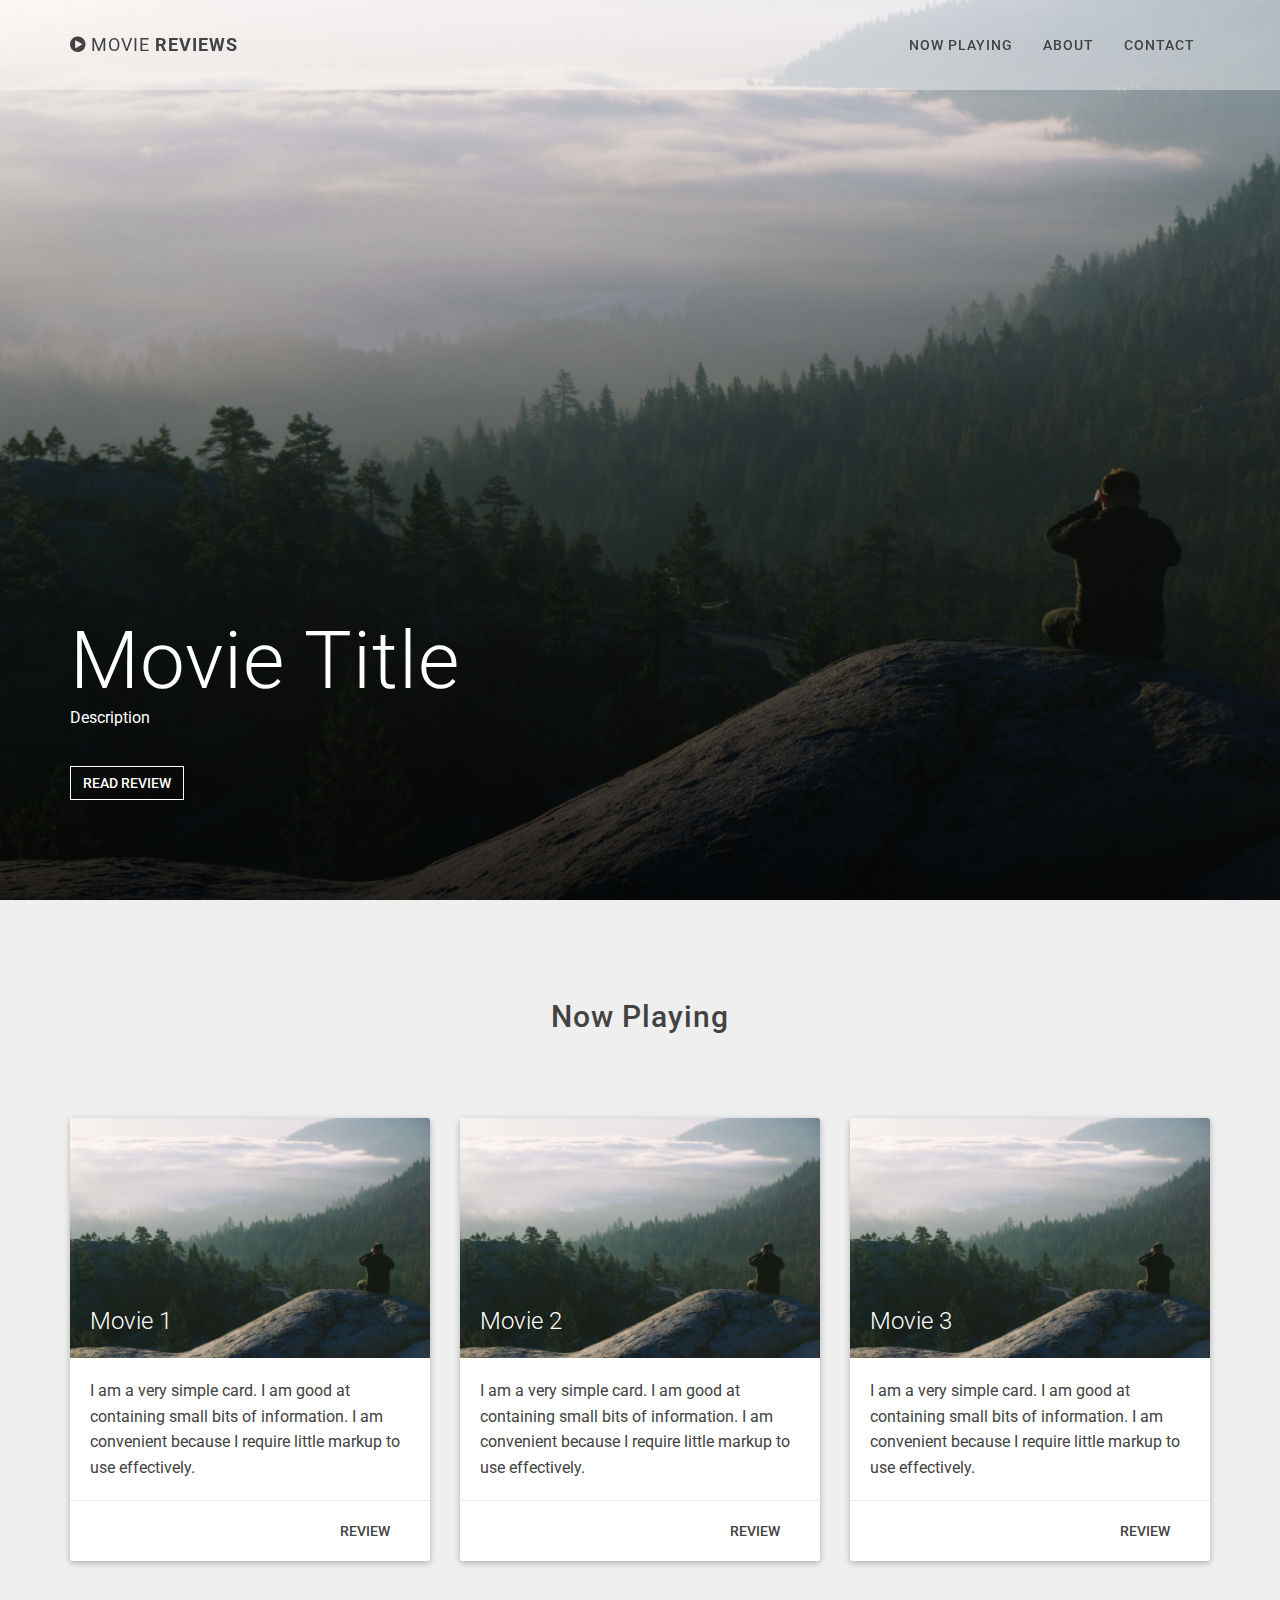
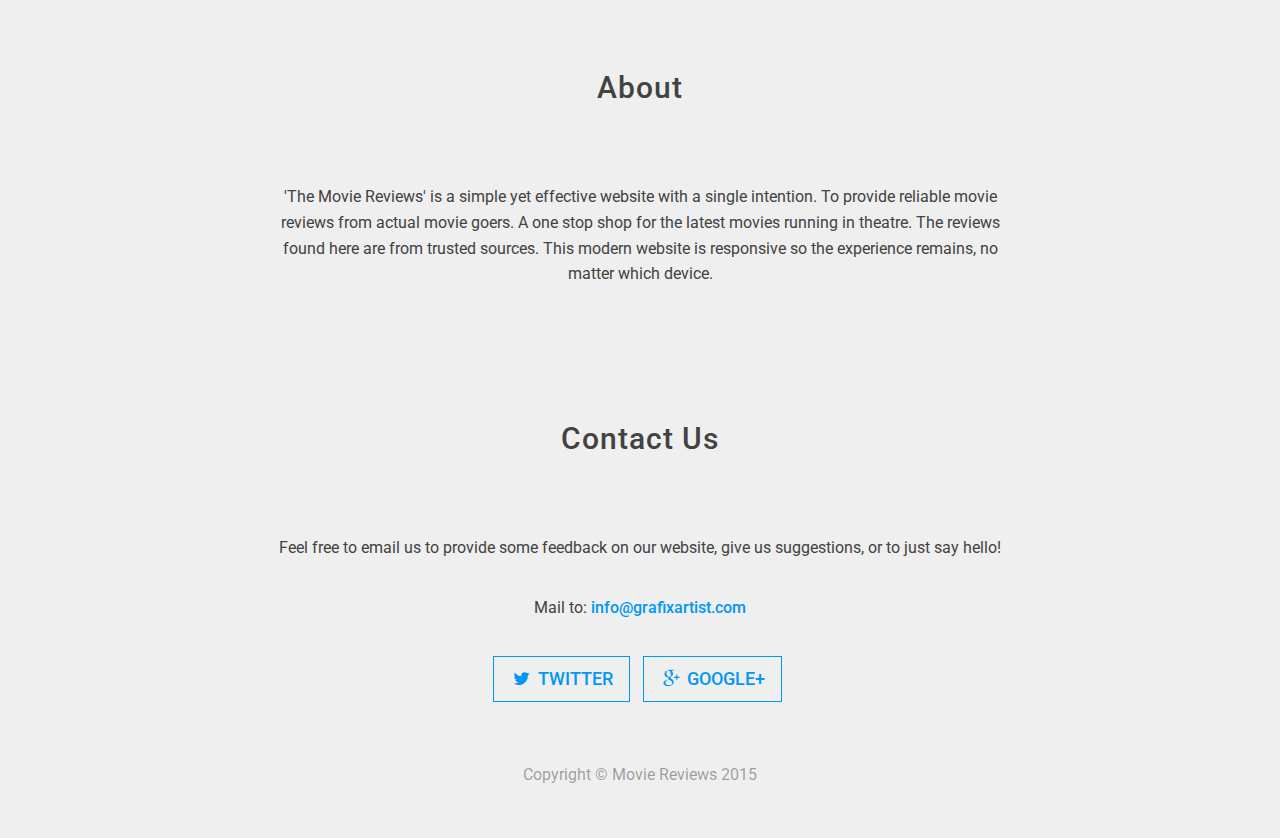
<file: index.html>
<!DOCTYPE html>
<html lang="en">

<head>

    <meta charset="utf-8">
    <meta http-equiv="X-UA-Compatible" content="IE=edge">
    <meta name="viewport" content="width=device-width, initial-scale=1">
    <meta name="description" content="Movie Review">
    <meta name="author" content="Suleiman">

    <title>The Movie Reviews</title>

    <!-- Bootstrap Core CSS -->
    <link href="css/bootstrap.min.css" rel="stylesheet">

    <!-- Custom CSS -->
    <link href="css/theme.css" rel="stylesheet">

    <!-- Custom Fonts -->
    <link href="font-awesome/css/font-awesome.min.css" rel="stylesheet" type="text/css">
<link href='https://fonts.googleapis.com/css?family=Roboto:400,300,500,700' rel='stylesheet' type='text/css'>
    <!-- HTML5 Shim and Respond.js IE8 support of HTML5 elements and media queries -->
    <!-- WARNING: Respond.js doesn't work if you view the page via file:// -->
    <!--[if lt IE 9]>
        <script src="https://oss.maxcdn.com/libs/html5shiv/3.7.0/html5shiv.js"></script>
        <script src="https://oss.maxcdn.com/libs/respond.js/1.4.2/respond.min.js"></script>
    <![endif]-->

</head>

<body id="page-top" data-spy="scroll" data-target=".navbar-fixed-top">

    <!-- Navigation -->
    <nav class="navbar navbar-custom navbar-fixed-top" role="navigation">
        <div class="container">
            <div class="navbar-header">
                <button type="button" class="navbar-toggle" data-toggle="collapse" data-target=".navbar-main-collapse">
                    <i class="fa fa-bars"></i>
                </button>
                <a class="navbar-brand page-scroll" href="#page-top">
                    <i class="fa fa-play-circle"></i>  <span class="light">Movie</span> Reviews
                </a>
            </div>

            <!-- Collect the nav links, forms, and other content for toggling -->
            <div class="collapse navbar-collapse navbar-right navbar-main-collapse">
                <ul class="nav navbar-nav">
                    <!-- Hidden li included to remove active class from about link when scrolled up past about section -->
                    <li class="hidden">
                        <a href="#page-top"></a>
                    </li>

                    <li>
                        <a class="page-scroll" href="#current">Now playing</a>
                    </li>
                    <li>
                        <a class="page-scroll" href="#about">About</a>
                    </li>
                    <li>
                        <a class="page-scroll" href="#contact">Contact</a>
                    </li>
                </ul>
            </div>
            <!-- /.navbar-collapse -->
        </div>
        <!-- /.container -->
    </nav>

    <!-- Intro Header -->
    <header id="header_movie" class="intro">
        <div class="intro-body">
                <div class="row text-left">
                  <div class="container" style="padding: 50px 0 100px 0;">

                    <div class="col-md-8">
                        <h1 id="header_title" class="brand-heading" style="margin: 0">Movie Title</h1>
                        <p id="header_desc">Description</p>
                        <!-- <p class="intro-text"><br></p> -->

                        <!-- Transition this button to review page -->
                        <a href="review.html" class="btn btn-default inverse page-scroll" onclick="goNext('review.html',0); return false">Read Review
                            <!-- <i class="fa fa-angle-double-down animated"></i> -->
                        </a>
                    </div>
                </div>
            </div>
        </div>
    </header>

    <!-- Current Section -->
    <!-- Shows currently running movies (apart from the 1st movie on top) -->
    <section id="current" class="container content-section">
      <div class="row">
        <div class="col-lg-8 col-lg-offset-2 text-center">
          <h2>Now Playing</h2>
        </div>
        <!-- Add spacer for grid columns -->
        <div class="col-lg-4">
          <div class="card">
                    <div class="card-image">
                      <img id="current_img_1" src="img/header.jpg">
                      <span id="current_title_1" class="card-title">Movie 1</span>
                    </div>
                    <div class="card-content">
                      <p id="current_descr_1" style="">I am a very simple card. I am good at containing small bits of information.
                      I am convenient because I require little markup to use effectively.</p>
                    </div>
                    <div class="card-action text-right">
                      <a href="review.html" onclick="goNext('review.html',1); return false">Review</a>
                    </div>
                  </div>
        </div>
        <div class="col-lg-4">
          <div class="card">
                    <div class="card-image">
                      <img id="current_img_2" src="img/header.jpg">
                      <span id="current_title_2" class="card-title">Movie 2</span>
                    </div>
                    <div class="card-content">
                      <p id="current_descr_2">I am a very simple card. I am good at containing small bits of information.
                      I am convenient because I require little markup to use effectively.</p>
                    </div>
                    <div class="card-action text-right">
                      <a href="review.html" onclick="goNext('review.html',2); return false">Review</a>
                    </div>
                  </div>
        </div>
        <div class="col-lg-4">
          <div class="card">
                    <div class="card-image">
                      <img id="current_img_3" src="img/header.jpg">
                      <span id="current_title_3" class="card-title">Movie 3</span>
                    </div>
                    <div class="card-content">
                      <p id="current_descr_3">I am a very simple card. I am good at containing small bits of information.
                      I am convenient because I require little markup to use effectively.</p>
                    </div>
                    <div class="card-action text-right">
                      <a href="review.html" onclick="goNext('review.html',3); return false">Review</a>
                    </div>
                  </div>
        </div>

      </div>
    </section>

    <!-- About Section -->
    <section id="about" class="container content-section text-center">
        <div class="row">
            <div class="col-lg-8 col-lg-offset-2">
                <h2>About</h2>

                <p>
'The Movie Reviews' is a simple yet effective  website with a single intention. To provide reliable movie reviews from actual movie goers. A one stop shop for the latest movies running in theatre. The reviews found here are from trusted sources. This modern website is responsive so the experience remains, no matter which device.
                </p>
               <!--  <p>Grayscale is a free Bootstrap 3 theme created by Start Bootstrap. It can be yours right now, simply download the template on <a href="http://startbootstrap.com/template-overviews/grayscale/">the preview page</a>. The theme is open source, and you can use it for any purpose, personal or commercial.</p>
                <p>This theme features stock photos by <a href="http://gratisography.com/">Gratisography</a> along with a custom Google Maps skin courtesy of <a href="http://snazzymaps.com/">Snazzy Maps</a>.</p>
                <p>Grayscale includes full HTML, CSS, and custom JavaScript files along with LESS files for easy customization.</p> -->
            </div>
        </div>
    </section>

    <!-- Contact Section -->
    <section id="contact" class="container content-section text-center">
        <div class="row">
            <div class="col-lg-8 col-lg-offset-2">
                <h2>Contact Us</h2>
                <p>Feel free to email us to provide some feedback on our website, give us suggestions, or to just say hello!</p>
                <p>Mail to: <a href="mailto:info@grafixartist.com">info@grafixartist.com</a>
                </p>
                <ul class="list-inline banner-social-buttons">
                    <li>
                        <a href="https://twitter.com/Suleiman_194" class="btn btn-default btn-lg"><i class="fa fa-twitter fa-fw"></i> <span class="network-name">Twitter</span></a>
                    </li>
                    <li>
                        <a href="https://plus.google.com/u/0/+SuleimanAliShakir/posts" class="btn btn-default btn-lg"><i class="fa fa-google-plus fa-fw"></i> <span class="network-name">Google+</span></a>
                    </li>
                </ul>
            </div>
        </div>
    </section>


    <!-- Footer -->
    <footer>
        <div class="container text-center">
            <p class="txt-hint">Copyright &copy; Movie Reviews 2015</p>
        </div>
    </footer>


    <!-- jQuery -->
    <script src="js/jquery.js"></script>

    <!-- Bootstrap Core JavaScript -->
    <script src="js/bootstrap.min.js"></script>

    <!-- Plugin JavaScript -->
    <script src="js/jquery.easing.min.js"></script>

    <!-- My Theme JavaScript -->
    <script src="js/theme.js"></script>

    <!-- Movie Database JavaScript -->
    <script type="text/javascript" src="js/themoviedb.min.js"></script>

    <!-- Our custom overrides using Movie Db -->
    <script  type="text/javascript" src="js/mymovie.js"></script>

</body>

</html>
</file>
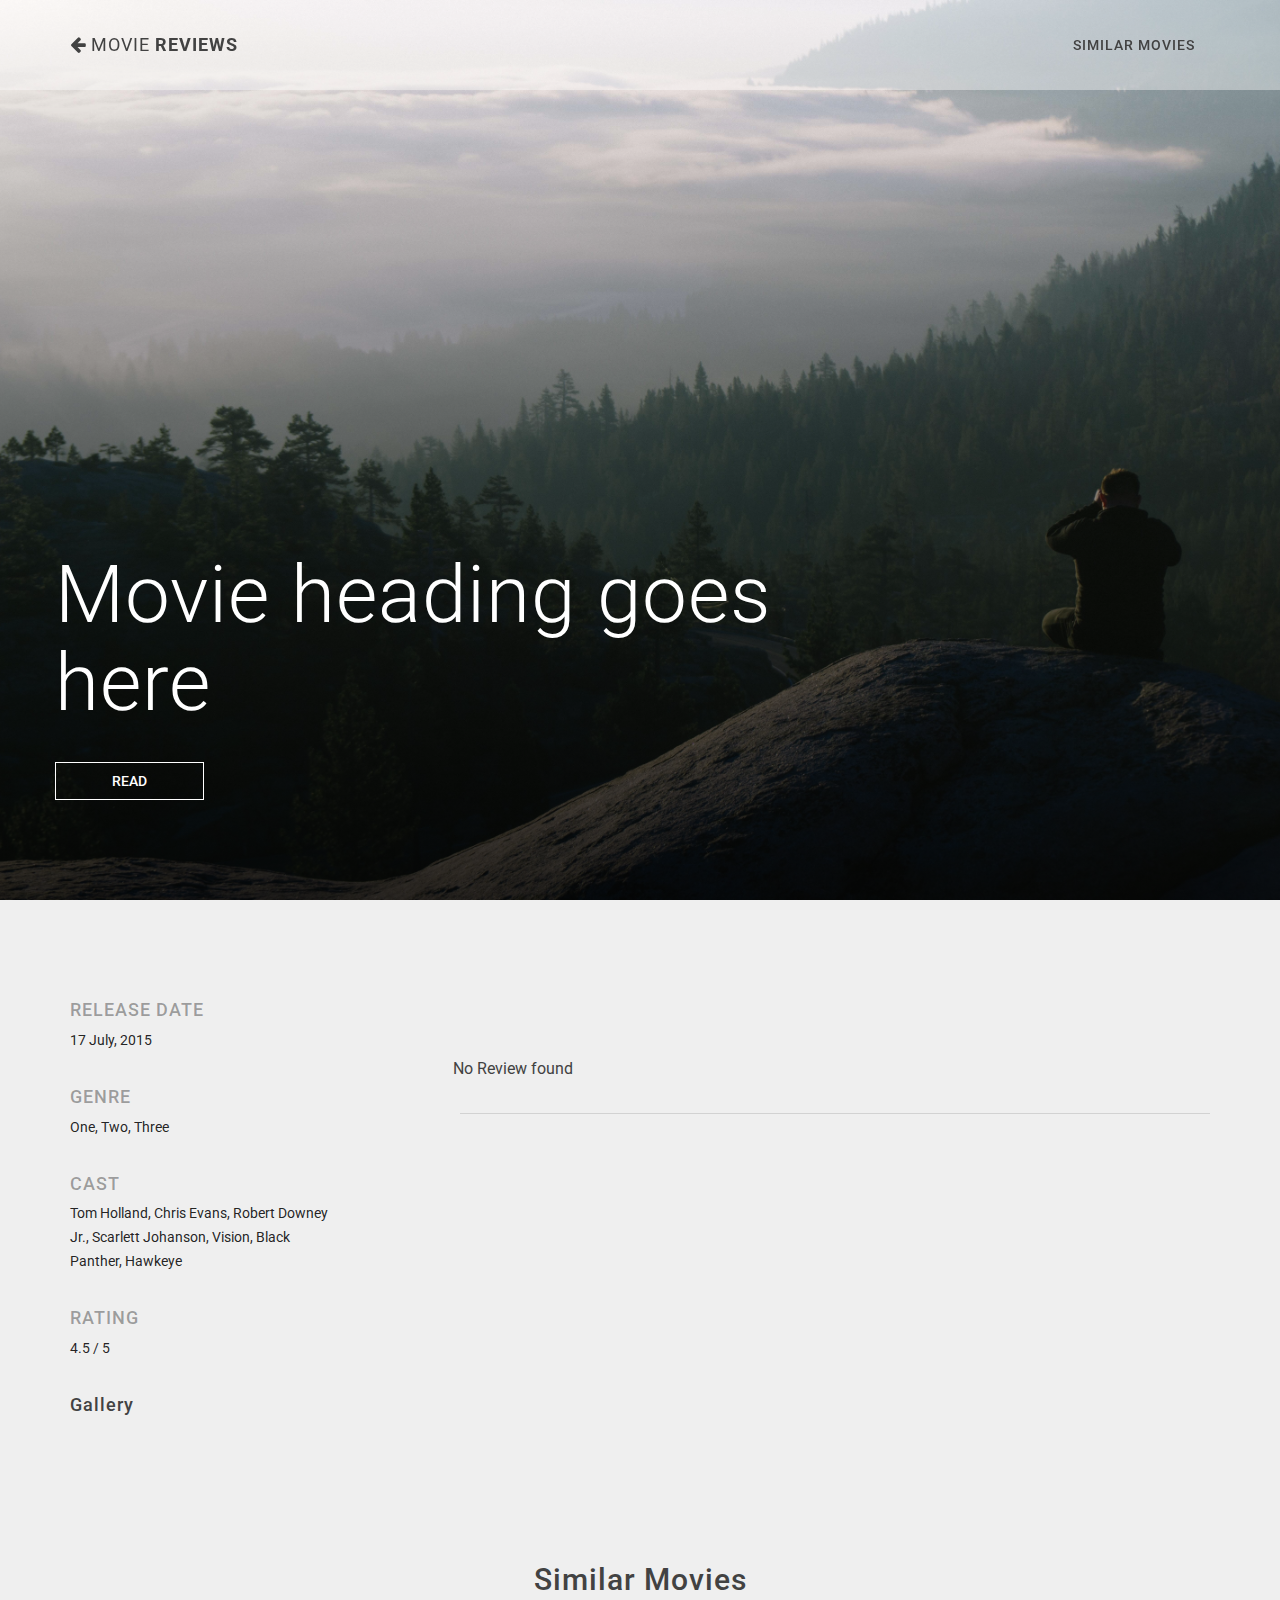
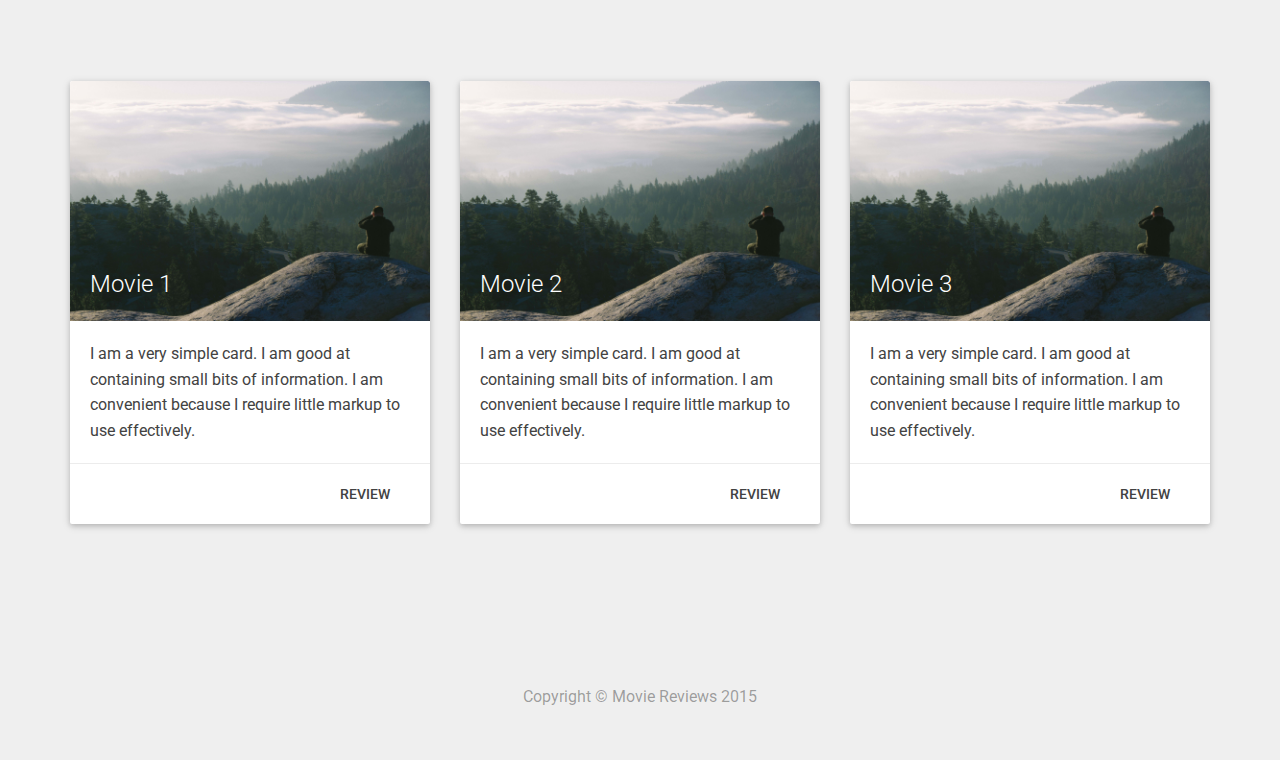
<file: review.html>
<!DOCTYPE html>
<html lang="en">

<head>

    <meta charset="utf-8">
    <meta http-equiv="X-UA-Compatible" content="IE=edge">
    <meta name="viewport" content="width=device-width, initial-scale=1">
    <meta name="description" content="Review Detail">
    <meta name="author" content="Suleiman">

    <title id="review_title">Review Name</title>

    <!-- Bootstrap Core CSS -->
    <link href="css/bootstrap.min.css" rel="stylesheet">

    <!-- Custom CSS -->
    <link href="css/theme.css" rel="stylesheet">

    <!-- Custom Fonts -->
    <link href="font-awesome/css/font-awesome.min.css" rel="stylesheet" type="text/css">
<link href='https://fonts.googleapis.com/css?family=Roboto:400,300,500,700' rel='stylesheet' type='text/css'>
    <!-- HTML5 Shim and Respond.js IE8 support of HTML5 elements and media queries -->
    <!-- WARNING: Respond.js doesn't work if you view the page via file:// -->
    <!--[if lt IE 9]>
        <script src="https://oss.maxcdn.com/libs/html5shiv/3.7.0/html5shiv.js"></script>
        <script src="https://oss.maxcdn.com/libs/respond.js/1.4.2/respond.min.js"></script>
    <![endif]-->

</head>

<!-- readData called to fetch ID passed from index.html -->
<body id="page-top" data-spy="scroll" data-target=".navbar-fixed-top" onload="readData()">

    <!-- Navigation -->
    <nav class="navbar navbar-custom navbar-fixed-top" role="navigation">
        <div class="container">
            <div class="navbar-header">
                <button type="button" class="navbar-toggle" data-toggle="collapse" data-target=".navbar-main-collapse">
                    <i class="fa fa-bars"></i>
                </button>
                <a class="navbar-brand page-scroll" href="index.html">
                  <!-- TODO: add back button for navigation -->
                    <i class="fa fa-arrow-left"></i>  <span id="span_movie_name" class="light">Movie</span> Reviews
                </a>
            </div>

            <!-- Collect the nav links, forms, and other content for toggling -->
            <div class="collapse navbar-collapse navbar-right navbar-main-collapse">
                <ul class="nav navbar-nav">
                    <!-- Hidden li included to remove active class from about link when scrolled up past about section -->
                    <li class="hidden">
                        <a href="#page-top"></a>
                    </li>

                    <li>
                        <a class="page-scroll" href="#similar">Similar Movies</a>
                    </li>

                </ul>
            </div>
            <!-- /.navbar-collapse -->
        </div>
        <!-- /.container -->
    </nav>

    <!-- Intro Header -->
    <header id="header_movie" class="intro">
        <div class="intro-body">
            <div class="container text-left" style="padding: 50px 0 100px 0;">
                <div class="row">

                    <div class="col-md-8">
                        <h1 id="header_title" class="brand-heading" style="margin: 0">
                        Movie heading goes here</h1>
                        <p id="header_tagline">
                      </p>
                        <!-- <p class="intro-text"><br></p>

                    </div>

                </div>

            <div class="row">
              <!-- TODO: scroll down button -->
              <a href="#review" class="btn btn-default inverse page-scroll center" style="padding: 8px 56px;">
                  <!-- <i class="fa fa-chevron-down animated"></i> -->Read
              </a>
            </div>
          </div>

        </div>
    </header>

<section id="review" class="container content-section">
  <div class="row">

<div class="col-md-3">
  <h4 class="all-caps txt-hint">Release Date</h4>
  <p id="desc_release_date"class="dsc" >17 July, 2015</p>

  <h4 class="all-caps txt-hint">Genre</h4>
    <p id="desc_genres" class="dsc">One, Two, Three</p>

<h4 class="all-caps txt-hint">Cast</h4>
<p id="desc_cast" class="dsc">Tom Holland, Chris Evans, Robert Downey Jr., Scarlett Johanson, Vision, Black Panther, Hawkeye</p>

<!-- <h4 class="all-caps txt-hint">Director:</h4>
  <p id="desc_director" class="dsc">JJ Abrams</p> -->

<h4 class="all-caps txt-hint">Rating</h4>
  <p id="desc_rating" class="dsc">4.5 / 5</p>

<h4>Gallery</h4>

<!-- To supply image resources to the Gallery above -->
<div class="col-md-4">

    <a id="gal_img_1" class="lighterbox">
      <img id="gal_img_1_src" class="gallery-wrap" />
    </a>
  </div>
  <div class="col-md-4">

    <a id="gal_img_2" class="lighterbox">
      <img id="gal_img_2_src" class="gallery-wrap"/>
    </a>
  </div>
  <div class="col-md-4">

    <a id="gal_img_3" class="lighterbox">
      <img id="gal_img_3_src" class="gallery-wrap"/>
    </a>
  </div>
  <div class="col-md-4">

    <a id="gal_img_4" class="lighterbox">
      <img id="gal_img_4_src" class="gallery-wrap"/>
    </a>
  </div>
  <div class="col-md-4">

    <a id="gal_img_5" class="lighterbox">
      <img id="gal_img_5_src" class="gallery-wrap"/>
    </a>
</div>
</div>
<!-- End of Sidebar -->


<!-- Main content start -->
<div class="col-md-offset-1 col-md-8">
  <div class="row">
  <p class="cap-txt txt-secondary" id="review_caption"></p>

  <div id="desc_review_maintxt" style="white-space: pre-wrap; font-size: 16px;">
  No Review found
</div>
</div>
<div class="divider"></div>
<p id="review_author" class="txt-hint"></p>
</div>
  </div>
</section>

<section id="similar" class="container content-section">
  <div class="row">
    <div class="col-lg-8 col-lg-offset-2 text-center">
      <h2>Similar Movies</h2>
    </div>
    <!-- Add spacer for grid columns -->
    <div id="r_card_1" class="col-lg-4">
      <div class="card">
                <div class="card-image">
                  <img id="similar_img_1" src="img/header.jpg">
                  <span id="similar_title_1" class="card-title">Movie 1</span>
                </div>
                <div class="card-content">
                  <p id="similar_descr_1">I am a very simple card. I am good at containing small bits of information.
                  I am convenient because I require little markup to use effectively.</p>
                </div>
                <div class="card-action text-right">
                  <a href="review.html" onclick="doReload('review.html',1); return false">Review</a>
                </div>
              </div>
    </div>
    <div id="r_card_2" class="col-lg-4">
      <div class="card">
                <div class="card-image">
                  <img id="similar_img_2" src="img/header.jpg">
                  <span id="similar_title_2" class="card-title">Movie 2</span>
                </div>
                <div class="card-content">
                  <p id="similar_descr_2">I am a very simple card. I am good at containing small bits of information.
                  I am convenient because I require little markup to use effectively.</p>
                </div>
                <div class="card-action text-right">
                  <a href="review.html" onclick="doReload('review.html',2); return false">Review</a>
                </div>
              </div>
    </div>
    <div id="r_card_3" class="col-lg-4">
      <div class="card">
                <div class="card-image">
                  <img id="similar_img_3" src="img/header.jpg">
                  <span id="similar_title_3" class="card-title">Movie 3</span>
                </div>
                <div class="card-content">
                  <p id="similar_descr_3">I am a very simple card. I am good at containing small bits of information.
                  I am convenient because I require little markup to use effectively.</p>
                </div>
                <div class="card-action text-right">
                  <a href="review.html" onclick="doReload('review.html',3); return false">Review</a>
                </div>
              </div>
    </div>

  </div>

</section>


<section class="container content-section text-center">
 <script>
var idcomments_acct = 'fda1c56fb8b331ca68cdeb3fbc981926';
var idcomments_post_id;
var idcomments_post_url;
</script>
<span id="IDCommentsPostTitle" style="display:none"></span>
<script type='text/javascript' src='http://www.intensedebate.com/js/genericCommentWrapperV2.js'></script>
</section>

</body>

    <!-- Footer -->
    <footer>
        <div class="container text-center">
            <p class="txt-hint">Copyright &copy; Movie Reviews 2015</p>
        </div>
    </footer>


    <!-- jQuery -->
    <script src="js/jquery.js"></script>

    <!-- Bootstrap Core JavaScript -->
    <script src="js/bootstrap.min.js"></script>

    <!-- Plugin JavaScript -->
    <script src="js/jquery.easing.min.js"></script>

    <!-- My Theme JavaScript -->
    <script src="js/theme.js"></script>

    <!-- Movie Database JavaScript -->
    <script type="text/javascript" src="js/themoviedb.min.js"></script>
    <script type="text/javascript" src="js/singlemovie.js"></script>

    <!-- Gallery -->
    <script src="js/jquery.lighterbox.0.0.3.min.js"></script>

    <script type="text/javascript">
    $(".lighterbox").lighterbox({ overlayColor : "black" });
    </script>

</body>

</html>
</file>
<file: css/theme.css>
/*
Bright blue: #0197F6
*/

body {
    width: 100%;
    height: 100%;
font-family: 'Roboto', sans-serif;    color: #424242;
    background-color: #efefef;
}

pre {
  background: #efefef;
  font-family: 'Roboto', sans-serif;    color: #424242;
  font-size: 16px;
  border: none;
  font-weight: 400;

  white-space: pre-wrap;       /* CSS 3 */
    white-space: -moz-pre-wrap;  /* Mozilla, since 1999 */
    white-space: -pre-wrap;      /* Opera 4-6 */
    white-space: -o-pre-wrap;    /* Opera 7 */
    word-wrap: break-word;       /* Internet Explorer 5.5+ */
}

html {
    width: 100%;
    height: 100%;
}

h1,
h2,
h3,
h4,
h5,
h6 {
    margin: 0 0 80px;
font-family: 'Roboto', sans-serif;    font-weight: 500;
    letter-spacing: 1px;
}

h4 {
  margin: 0 0 8px;
}

p {
    /*margin: 0 0 25px;*/
    font-size: 14px;
    line-height: 1.5;
}

@media(min-width:768px) {
    p {
        margin: 0 0 35px;
        font-size: 16px;
        line-height: 1.6;
    }
}

a {
    font-weight: 500;
    color: #0197F6;
    -webkit-transition: all .2s ease-in-out;
    -moz-transition: all .2s ease-in-out;
    transition: all .2s ease-in-out;
}

a:hover,
a:focus {
    text-decoration: none;
    color: #0197F6;
}

.light {
    font-weight: 400;
}

.navbar-custom {
    margin-bottom: 0;
    /*border-bottom: 1px solid rgba(255,255,255,.3);*/
    text-transform: uppercase;
font-family: 'Roboto', sans-serif;
background-color: #fff;
}

.navbar-custom .navbar-brand {
    font-weight: 700;
}

.navbar-custom .navbar-brand:focus {
    outline: 0;
}

.navbar-custom .navbar-brand .navbar-toggle {
    padding: 4px 6px;
    font-size: 16px;
    color: #fff;
}

.navbar-custom .navbar-brand .navbar-toggle:focus,
.navbar-custom .navbar-brand .navbar-toggle:active {
    outline: 0;
}

.navbar-custom a {
            color: #424242;

}

.navbar-custom .nav li a {

    -webkit-transition: background .3s ease-in-out;
    -moz-transition: background .3s ease-in-out;
    transition: background .3s ease-in-out;
}

.navbar-custom .nav li a:hover {
    outline: 0;
    color: #0197F6;
    background-color: transparent;
}

.navbar-custom .nav li a:focus,
.navbar-custom .nav li a:active {
    outline: 0;
    background-color: transparent;
}

.navbar-custom .nav li.active {
    outline: 0;
}

.navbar-custom .nav li.active a {
    /*background-color: rgba(255,255,255,.3);*/
    color: #0197F6;

}

.navbar-custom .nav li.active a:hover {
    color: #0197F6;
}

@media(min-width:768px) {
    .navbar-custom {
        padding: 20px 0;
        border-bottom: 0;
        letter-spacing: 1px;
        background: rgba(255,255,255,0.4);

        -webkit-transition: background .5s ease-in-out,padding .5s ease-in-out;
        -moz-transition: background .5s ease-in-out,padding .5s ease-in-out;
        transition: background .5s ease-in-out,padding .5s ease-in-out;
    }

    .navbar-custom.top-nav-collapse {
        padding: 0;
        background: #fff;
        /*Add shadow*/
            box-shadow: 0 2px 5px 0 rgba(0, 0, 0, 0.16), 0 2px 10px 0 rgba(0, 0, 0, 0.12);
    }
}



.intro {
    display: table;
    width: 100%;
    height: auto;
    overflow: hidden;
    padding: 100px 0;
    text-align: center;
    color: #fff;
    background: url(../img/header.jpg) no-repeat center center fixed;
    background-color: #000;
    -webkit-background-size: cover;
    -moz-background-size: cover;
    background-size: cover;
    -o-background-size: cover;
}

.intro .intro-body {
    display: table-cell;
    vertical-align: bottom;
    /*padding-bottom: 100px;*/
    box-shadow: 0 2px 7px 0 rgba(0, 0, 0, 0.12);

    /* Permalink - use to edit and share this gradient: http://colorzilla.com/gradient-editor/#000000+0,000000+100&amp;0+0,0.8+100 */
    background: -moz-linear-gradient(top,  rgba(0,0,0,0) 0%, rgba(0,0,0,0.8) 100%); /* FF3.6+ */
    background: -webkit-gradient(linear, left top, left bottom, color-stop(0%,rgba(0,0,0,0)), color-stop(100%,rgba(0,0,0,0.8))); /* Chrome,Safari4+ */
    background: -webkit-linear-gradient(top,  rgba(0,0,0,0) 0%,rgba(0,0,0,0.8) 100%); /* Chrome10+,Safari5.1+ */
    background: -o-linear-gradient(top,  rgba(0,0,0,0) 0%,rgba(0,0,0,0.8) 100%); /* Opera 11.10+ */
    background: -ms-linear-gradient(top,  rgba(0,0,0,0) 0%,rgba(0,0,0,0.8) 100%); /* IE10+ */
    background: linear-gradient(to bottom,  rgba(0,0,0,0) 0%,rgba(0,0,0,0.8) 100%); /* W3C */
    filter: progid:DXImageTransform.Microsoft.gradient( startColorstr='#00000000', endColorstr='#cc000000',GradientType=0 ); /* IE6-9 */

}

.intro .intro-body .brand-heading {
    font-size: 36px;
    font-weight: 300;
}

.intro .intro-body .intro-text {
    font-size: 18px;
}

@media(min-width:768px) {
    .intro {
        height: 100%;
        padding: 0;
    }

    .intro .intro-body .brand-heading {
        font-size: 80px;
    }

    .intro .intro-body .intro-text {
        font-size: 26px;
    }
}

.btn-circle {
    width: 70px;
    height: 70px;
    margin-top: 15px;
    padding: 7px 16px;
    border: 2px solid #fff;
    border-radius: 100%!important;
    font-size: 40px;
    color: #fff;
    background: 0 0;
    -webkit-transition: background .3s ease-in-out;
    -moz-transition: background .3s ease-in-out;
    transition: background .3s ease-in-out;
}

.btn-circle:hover,
.btn-circle:focus {
    outline: 0;
    color: #fff;
    background: rgba(255,255,255,.1);
}

.btn-circle i.animated {
    -webkit-transition-property: -webkit-transform;
    -webkit-transition-duration: 1s;
    -moz-transition-property: -moz-transform;
    -moz-transition-duration: 1s;
}

.btn-circle:hover i.animated {
    -webkit-animation-name: pulse;
    -moz-animation-name: pulse;
    -webkit-animation-duration: 1.5s;
    -moz-animation-duration: 1.5s;
    -webkit-animation-iteration-count: infinite;
    -moz-animation-iteration-count: infinite;
    -webkit-animation-timing-function: linear;
    -moz-animation-timing-function: linear;
}

@-webkit-keyframes pulse {
    0% {
        -webkit-transform: scale(1);
        transform: scale(1);
    }

    50% {
        -webkit-transform: scale(1.2);
        transform: scale(1.2);
    }

    100% {
        -webkit-transform: scale(1);
        transform: scale(1);
    }
}

@-moz-keyframes pulse {
    0% {
        -moz-transform: scale(1);
        transform: scale(1);
    }

    50% {
        -moz-transform: scale(1.2);
        transform: scale(1.2);
    }

    100% {
        -moz-transform: scale(1);
        transform: scale(1);
    }
}

.content-section {
    padding-top: 100px !important;
}

.download-section {
    width: 100%;
    padding: 50px 0;
    color: #fff;
    background: url(../img/downloads-bg.jpg) no-repeat center center scroll;
    background-color: #000;
    -webkit-background-size: cover;
    -moz-background-size: cover;
    background-size: cover;
    -o-background-size: cover;
}

#map {
    width: 100%;
    height: 200px;
    margin-top: 100px;
}

@media(min-width:767px) {
    .content-section {
        padding-top: 250px;
    }

    .download-section {
        padding: 100px 0;
    }

    #map {
        height: 400px;
        margin-top: 250px;
    }
}

.btn {
    border-radius: 0;
    text-transform: uppercase;
font-family: 'Roboto', sans-serif;    font-weight: 500;
    -webkit-transition: all .2s ease-in-out;
    -moz-transition: all .2s ease-in-out;
    transition: all .2s ease-in-out;
}

.btn-default {
    border: 1px solid #0197F6;
    color: #0197F6;
    background-color: transparent;
}

.btn-default:hover,
.btn-default:focus {
    border: 1px solid #0197F6;
    outline: 0;
    color: #fff;
    background-color: #0197F6;
}

.inverse {
  border: 1px solid white;
  color: white;
}

.inverse:focus,
.inverse:hover {
  border: 1px solid white;
  background-color: white;
  color: #0197F6;
}

.btn-intro {
  background-color: white;
  padding: 8px 16px;
  color: #0197F6;
}

.btn-intro:hover {
  background-color: #0197F6;
  color: white;
}

ul.banner-social-buttons {
    margin-top: 0;
}

@media(max-width:1199px) {
    ul.banner-social-buttons {
        margin-top: 15px;
    }
}

@media(max-width:767px) {
    ul.banner-social-buttons li {
        display: block;
        margin-bottom: 20px;
        paddinsg: 0;
    }

    ul.banner-social-buttons li:last-child {
        margin-bottom: 0;
    }
}

footer {
    padding: 50px 0;
}

footer p {
    margin: 0;
}

::-moz-selection {
    text-shadow: none;
    background: #C0BAD5;
    /*background: rgba(255,255,255,.2);*/
}

::selection {
    text-shadow: none;
    background: #C0BAD5;
    /*background: rgba(255,255,255,.2);*/
}

img::selection {
    background: 0 0;
}

img::-moz-selection {
    background: 0 0;
}

body {
    webkit-tap-highlight-color: rgba(255,255,255,.2);
}

#about {
    background-color:
}

/*My overrides*/

/*Shadow depths*/
.z-depth-1, .card-panel, .card, .toast{
  box-shadow: 0 2px 5px 0 rgba(0, 0, 0, 0.16), 0 2px 10px 0 rgba(0, 0, 0, 0.12); }

  /*Cards*/

.card-panel {
  transition: box-shadow .25s;
  padding: 20px;
  margin: 0.5rem 0 1rem 0;
  border-radius: 2px;
  background-color: #fff; }
.card {
  position: relative;
  overflow: hidden;
  margin: 0.5rem 0 1rem 0;
  background-color: #fff;
  transition: box-shadow .25s;
  border-radius: 2px; }
  .card .card-title {
    color: #fff;
    font-size: 24px;
    font-weight: 300; }
    .card .card-title.activator {
      cursor: pointer; }
  .card.small, .card.medium, .card.large {
    position: relative; }
    .card.small .card-image, .card.medium .card-image, .card.large .card-image {
      overflow: hidden; }
    .card.small .card-content, .card.medium .card-content, .card.large .card-content {
      overflow: hidden; }
    .card.small .card-action, .card.medium .card-action, .card.large .card-action {
      position: absolute;
      bottom: 0;
      left: 0;
      right: 0; }
  .card.small {
    height: 300px; }
    .card.small .card-image {
      height: 150px; }
    .card.small .card-content {
      height: 150px; }
  .card.medium {
    height: 400px; }
    .card.medium .card-image {
      height: 250px; }
    .card.medium .card-content {
      height: 150px; }
  .card.large {
    height: 500px; }
    .card.large .card-image {
      height: 330px; }
    .card.large .card-content {
      height: 170px; }
  .card .card-image {
    position: relative; }
    .card .card-image img {
      display: block;
      border-radius: 2px 2px 0 0;
      position: relative;
      left: 0;
      right: 0;
      top: 0;
      bottom: 0;
      width: 100%; }
    .card .card-image .card-title {
      position: absolute;
      bottom: 0;
      left: 0;
      padding: 20px; }
  .card .card-content {
    padding: 20px;
    border-radius: 0 0 2px 2px; }
    .card .card-content p {
      margin: 0;
      color: inherit; }
  .card .card-content .card-title {
  line-height: 48px; }
.card .card-action {
border-top: 1px solid rgba(160, 160, 160, 0.2);
padding: 20px; }
.card .card-action a {
  color: #424242;
  font-weight: 500;
  margin-right: 20px;
  -webkit-transition: color .3s ease;
  -moz-transition: color .3s ease;
  -o-transition: color .3s ease;
  -ms-transition: color .3s ease;
  transition: color .3s ease;
  text-transform: uppercase; }
  .card .card-action a:hover {
    color: #0197F6; }
.card .card-reveal {
padding: 20px;
position: absolute;
background-color: #fff;
width: 100%;
overflow-y: auto;
top: 100%;
height: 100%;
z-index: 1;
display: none; }
.card .card-reveal .card-title {
  cursor: pointer;
  display: block; }

.all-caps{
  text-transform: uppercase;
}

.dsc {
  font-size: 14px;
  line-height: 24px;
  color: rgba(0, 0, 0, 0.87);
  font-weight: 400;
}

.txt-light{
  font-weight: 400;
}

.txt-medium{
  font-weight: 500;
}

.txt-primary {
 color: rgba(0, 0, 0, 0.87);
}
.txt-secondary {
 color: rgba(0, 0, 0, 0.54);
}
.txt-hint {
 color: rgba(0, 0, 0, 0.36);
}
.txt-div {
 color: rgba(0, 0, 0, 0.12);
}

.cap-txt{
  font-style: italic;
  font-size: 24px;
}

.divider {
  height: 1px;
 width:100%;
 display:block; /* for use on default inline elements like span */
 margin: 32px 0;
 overflow: hidden;
 background-color: rgba(0, 0, 0, 0.12);;
}


.gallery-wrap {
  margin: 4px 4px;
width: 8rem;
height: auto;
overflow: hidden;
}
</file>
